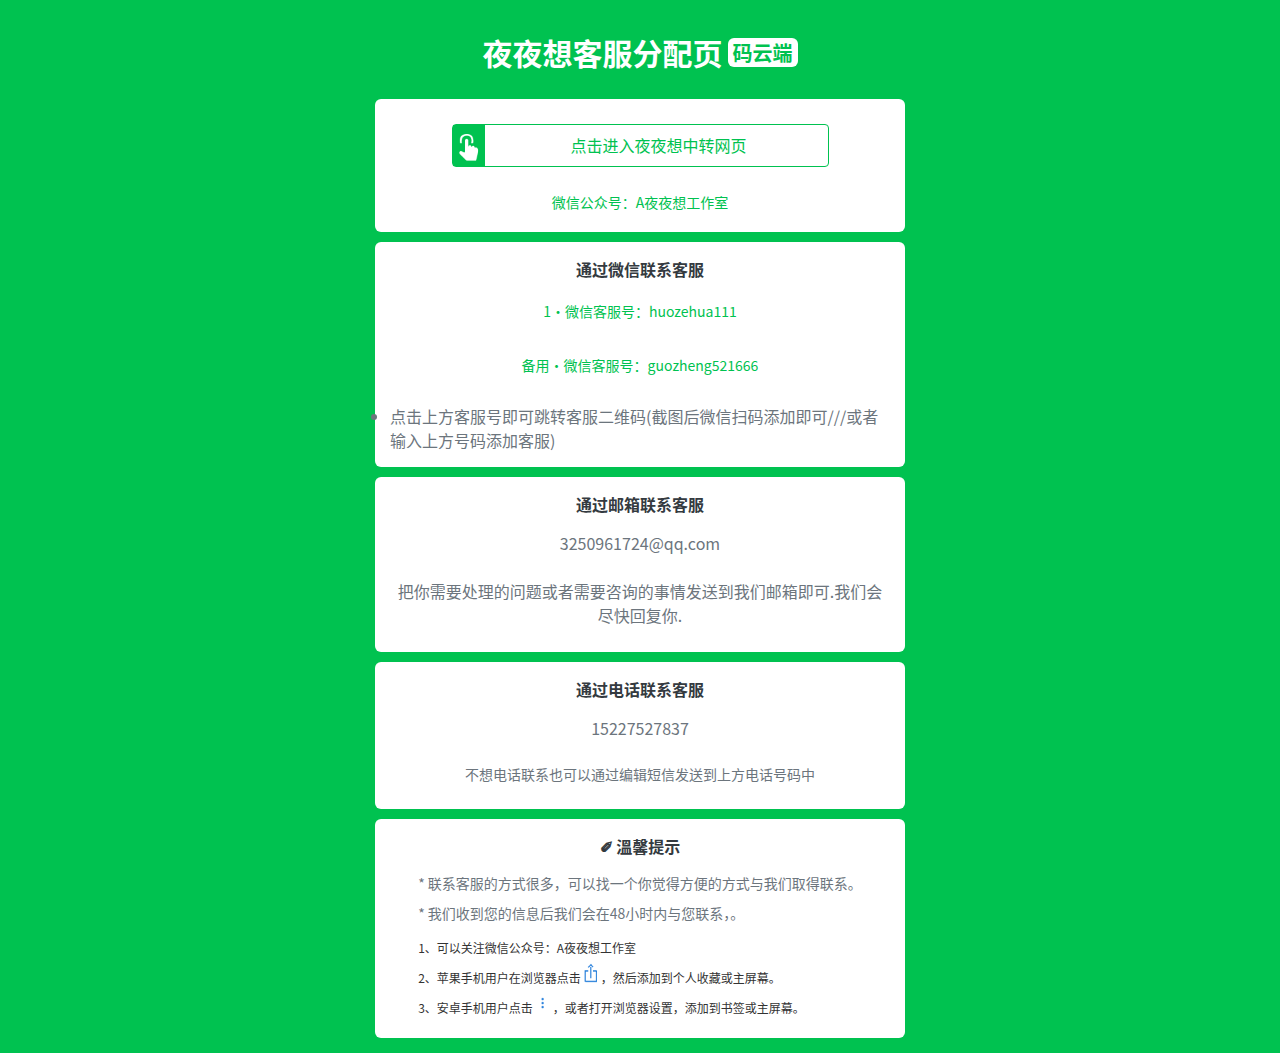
<file: yyxkf/index.html>
<!DOCTYPE html>
<html>
  <head>
    <meta http-equiv="Content-Type" content="text/html; charset=UTF-8">
    <meta http-equiv="X-UA-Compatible" content="IE=edge,chrome=1">
    <meta content="width=device-width, initial-scale=1.0, user-scalable=0" name="viewport">
    <title>夜夜想客服</title>
    <meta name="keywords" content="夜夜想客服">
    <meta name="description" content="夜夜想工作室">
    <link rel="shortcut icon" href="favicon.ico">
    <style type="text/css">
      *{padding:0;margin:0}
      body{background-color:#00c250;color:#fff;font-family:-apple-system,BlinkMacSystemFont,Helvetica Neue,PingFang SC,Microsoft YaHei,Source Han Sans SC,Noto Sans CJK SC,WenQuanYi Micro Hei,sans-serif}
      #main{margin:10px auto;display:flex;justify-content:center;flex-direction:column;align-items:center}
      .field{width:500px;display:flex;flex-direction:column;align-items:center;justify-content:center;background:#fff;color:#6c757d;font-size:16px;padding:15px;margin:5px auto;border-radius:6px}
      .field.desc ul>li{text-align:left;font-size:14px}
      @media (max-width:500px){#main{padding:0 5px}
      .field{width:100%;padding:15px 0}
      .field.desc ul{margin:0 15px}
      .field.desc ul>li{text-align:left}
      }
      ul>li{margin-bottom:10px;list-style-type:none;text-align:center}
      ul>li.text{font-size:12px;clear:both;width:100%}
      .field .title{margin-bottom:15px;font-weight:700;color:#343a40}
      a,a:active,a:focus,a:hover,a:visited{color:inherit;text-decoration:none}
      .brand{display:flex;align-items:center;justify-content:flex-start;text-align:center;color:#000;font-size:30px;font-weight:200;padding:20px;cursor:pointer}
      .brand span{color:#fff;font-weight:600}
      .brand span.flag{color:#00c250;background:#fff;border-radius:6px;font-size:20px;font-weight:700;display:inline-block;padding:0 5px;margin-left:5px}
      .enter-maomi{width:75%;text-align:center;line-height:40px;border:1px solid #00c250;border-radius:4px;margin-bottom:20px;margin-top:10px}
      .enter-icon{width:32px;height:41px;float:left;margin-right:5px;background-color:#00c250}
      .enter-link a{display:block}
      .icon{width:20px;height:20px;background-position:center;background-size:contain;background-repeat:no-repeat;display:inline-block}
      .icon_hand{width:27px;height:27px;vertical-align:middle;background-image:url([data-uri]);padding-top:12px}
      .c_black{color:#333;line-height:30px;font-size:12px}
      .c_blue{color:#00c250}
      .c_link{font-size:14px;line-height:30px}
      .fri_link{overflow:hidden;width:80%}
      .fri_link li{float:left;display:block;font-size:.875rem;width:33.33333333%}
      .icon_ios_shared{background-image:url([data-uri])}
      .icon_android_share{background-image:url([data-uri])}
    </style>
  </head>
  <body>
    <div id="main">
      <div class="brand" id="logo">
        <span>夜夜想客服分配页
        </span><span class="flag">码云端</span>
      </div>
      <div class="field">
        <div class="enter-maomi">
          <div class="enter-icon">
            <div class="icon icon_hand"></div>
          </div>
          <div class="enter-link">
            <script language="javascript">
              function test() {
                var url = new Array();
                url[0] = "/";
                url[1] = "/";
                url[2] = "/";
                var ints = parseInt(Math.random() * (url.length));
                window.open(url[ints]); //本窗口打开     
                //window.location=url[ints];//新窗口打开 
              }
            </script>
            <a href="https://gjl17754312709-3.m.icoc.bz/"><span class="c_blue">点击进入夜夜想中转网页</span> </a>
          </div>
        </div>
         <p class="c_blue c_link">微信公众号：<a href="/yyxkf/tu/wxgzh.jpg" target="_blank">A夜夜想工作室</a></p>
      </div>
      <div class="field ">
        
       <h4 class="title">通过微信联系客服</h4>
        <ul>
          <p class="c_blue c_link">1·<a href="/yyxkf/tu/wxkftj.jpg" target="_blank">微信客服号：huozehua111</a></p>
        </ul>
          <br>
         <ul>
       <p class="c_blue c_link">备用·<a href="/yyxkf/tu/wxkfby.jpg" target="_blank">微信客服号：guozheng521666</a></p>
        </ul>
         <br>
          <li><a>点击上方客服号即可跳转客服二维码(截图后微信扫码添加即可///或者输入上方号码添加客服)</a></li>
        </ul>
        
      </div>
           <div class="field ">
        <h4 class="title">通过邮箱联系客服</h4>
        <ul>
         <p><a href="mailto:3250961724@qq.com">3250961724@qq.com</a></p>
        </ul>
        <ul>
            <br>
          <li><a>把你需要处理的问题或者需要咨询的事情发送到我们邮箱即可.我们会尽快回复你.</a></li>
        </ul>
      </div>
<div class="field desc">
          
        <h4 class="title">通过电话联系客服</h4>
        <ul>
         <a href="tel:15227527837" >15227527837</a>

        </ul>
        <ul>
            <br>
          <li><a>不想电话联系也可以通过编辑短信发送到上方电话号码中</a></li>
        </ul>
      </div>
<div class="field desc">
          
          
          
          
          
        <h4 class="title">✐ 溫馨提示</h4>
        <ul>
          <li>* 联系客服的方式很多，可以找一个你觉得方便的方式与我们取得联系。</li>
          <li>* 我们收到您的信息后我们会在48小时内与您联系，。</li>
          <p class="c_black">1、可以关注微信公众号：A夜夜想工作室</p>
          <p class="c_black">2、苹果手机用户在浏览器点击<span class="icon icon_ios_shared small-img"></span>，然后添加到个人收藏或主屏幕。</p>
          <p class="c_black">3、安卓手机用户点击<span class="icon icon_android_share small-img"></span>，或者打开浏览器设置，添加到书签或主屏幕。</p>
        </ul>
      </div>
    </div>
  </body>
</html>
</file>
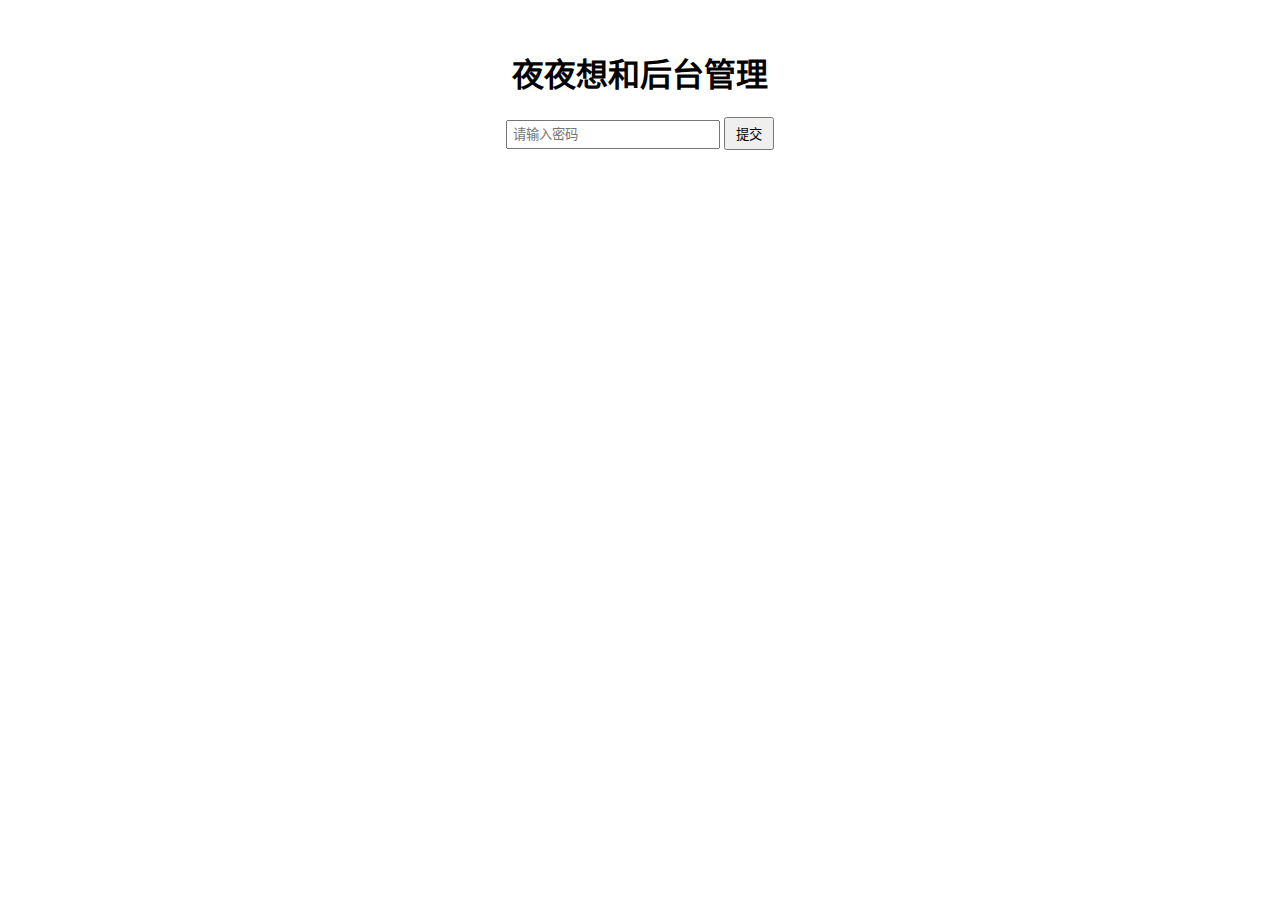
<file: yyxhttz/yyxhttz-master/index.html>
<!DOCTYPE html>
<html lang="zh-CN">
<head>
    <meta charset="UTF-8">
    <meta name="viewport" content="width=device-width, initial-scale=1.0">
    <title>夜夜想后台管理</title>
    <style>
        body {
            font-family: "微软雅黑", sans-serif;
            text-align: center;
            padding: 20px;
        }

        .password-input {
            margin-bottom: 10px;
        }

        .password-input input[type="password"] {
            width: 200px;
            padding: 5px;
        }

        .password-input button {
            padding: 5px 10px;
        }

        .protected-link {
            display: none;
            margin-top: 20px;
        }
    </style>
</head>
<body>
    <h1>夜夜想和后台管理</h1>
    <div class="password-input">
        <input type="password" id="passwordInput" placeholder="请输入密码">
        <button onclick="checkPassword()">提交</button>
    </div>
    <div class="protected-link" id="protectedLink">
          <a href="https://gjl17754312709-5.m.icoc.bz/col.jsp?id=114" target="_blank"> 点击这里访问链接</a >
    </div>

    <script>
        function checkPassword() {
            var passwordInput = document.getElementById('passwordInput').value;
            var correctPassword = "6699"; // 替换成你想要的密码

            if (passwordInput === correctPassword) {
                document.getElementById('protectedLink').style.display = 'block';
            } else {
                alert('密码错误，请重试。');
            }
        }
    </script>
</body>
</html>
</file>
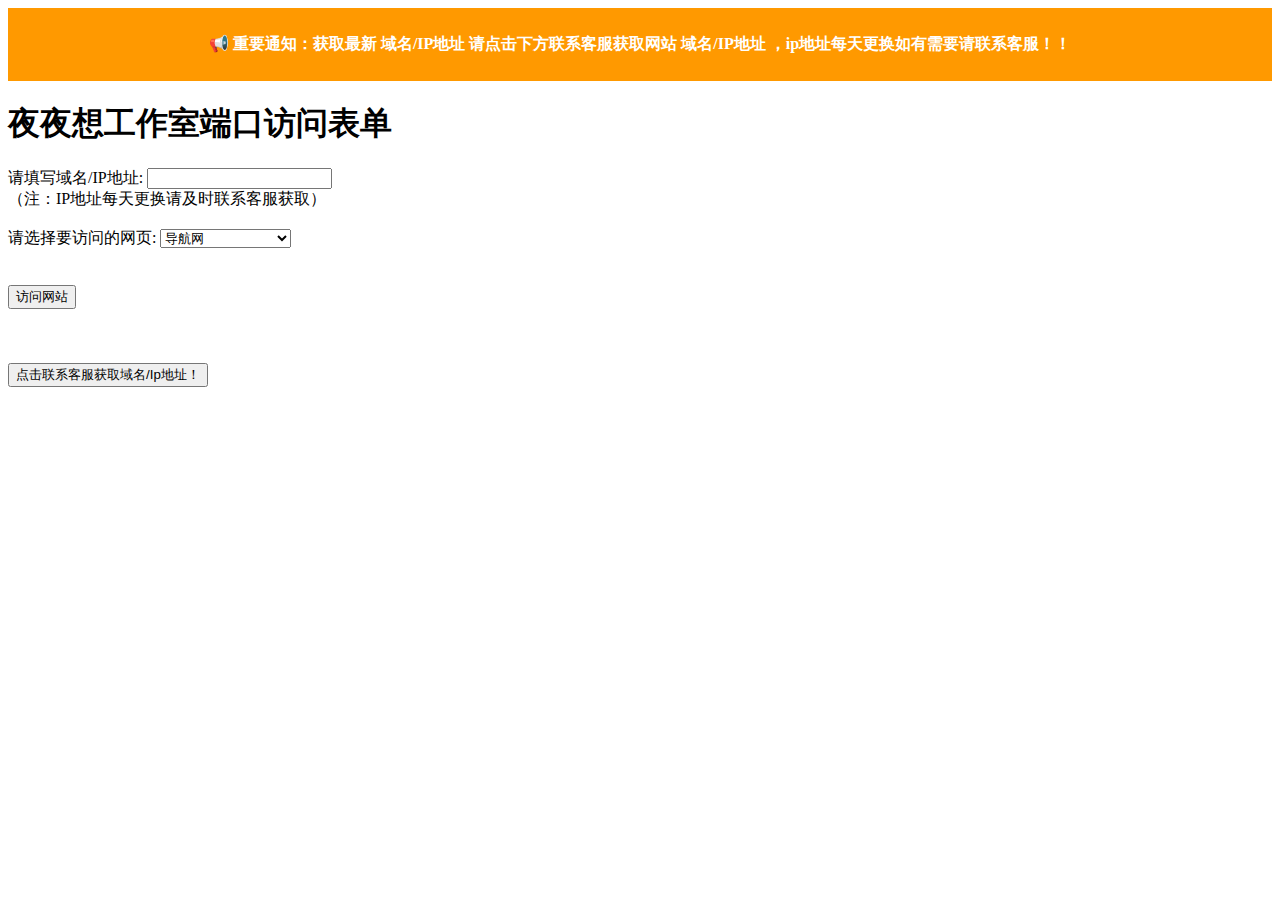
<file: zlwz/dkfw/index.html>
<!DOCTYPE html> 
<html lang="en">
 <head> 
<meta charset="UTF-8">
 <meta name="viewport" content="width=device-width, initial-scale=1.0">
 <title>夜夜想端口访问</title> <style> /* 公告栏样式 */ .announcement { background-color: #ff9900; color: #fff; text-align: center; padding: 10px; font-weight: bold; } </style> </head> <body> <div class="announcement"> <p>📢 重要通知：获取最新 域名/IP地址 请点击下方联系客服获取网站 域名/IP地址 ，ip地址每天更换如有需要请联系客服！！</p> </div> <!-- 其他网页内容 --> </body> </html>


    
</head>
<body>

<h1>夜夜想工作室端口访问表单</h1>

<form id="port-form">
    <label for="address">请填写域名/IP地址:</label>
    <input type="text" id="address" name="address" required>
    <br/>
（注：IP地址每天更换请及时联系客服获取）
  <br/>
        <br/>
    <label for="port">请选择要访问的网页:</label>
    <select id="port" name="port">
        <!-- 填充10个选项 -->
        <option value="6012">导航网</option>
        <option value="6017">易支付</option>
        <option value="5011">alist网盘</option>
        <option value="5010/kod/">可到云网盘</option>
        <option value="5010">海纳思系统</option>
        <option value="6010">宝塔面板</option>
        <option value="6025">iptv直播</option>
        <option value="6024">影视点播</option>
        <option value="6018">博客</option>
       <option value="6014">极速建站</option>
        <option value="6015/admin/">站长统计</option>
         <option value="6017/paypage/?merchant=4eafqljRsWCNzQW0Gkp43VSR3rCa6DQLJEigZ9EKBVlS">我要支付</option>
         <option value="5010/kod/#s/97fxRNuA">临时文件</option>
         <option value="6017/zfbhb/">支付宝红包</option>
           <option value="7010/">宝塔面板-迷你</option>
             <option value="7011/">易支付-迷你</option>
                <option value="7012/">客户管理系统-迷你</option>








        <!-- ... 其他端口... -->
    </select>
<br/>
<br/><br/>
    <button type="button" onclick="submitForm()">访问网站</button>
</form>
<br/><br/><br/>
<a href="https://yyxgzs.gitee.io/yyxkf/">
    <button>点击联系客服获取域名/Ip地址！</button>
</a>
<script>


function submitForm() {
    const address = document.getElementById("address").value;
    const port = document.getElementById("port").value;

    // 创建一个带端口的URL，但这并不能直接跳转，因为浏览器会阻止非标准端口的导航
   const url = `http://${address}:${port}`;


    // 下面这一行在实际情况下因同源策略而可能无效，除非服务器支持CORS
    window.location.href = url;

    // 在实际应用中，你可能需要通过服务器代理或者WebSocket、Fetch API等方式间接访问
    console.log(`尝试跳转到: ${url}`);
}
</script>

</body>
</html>
</file>
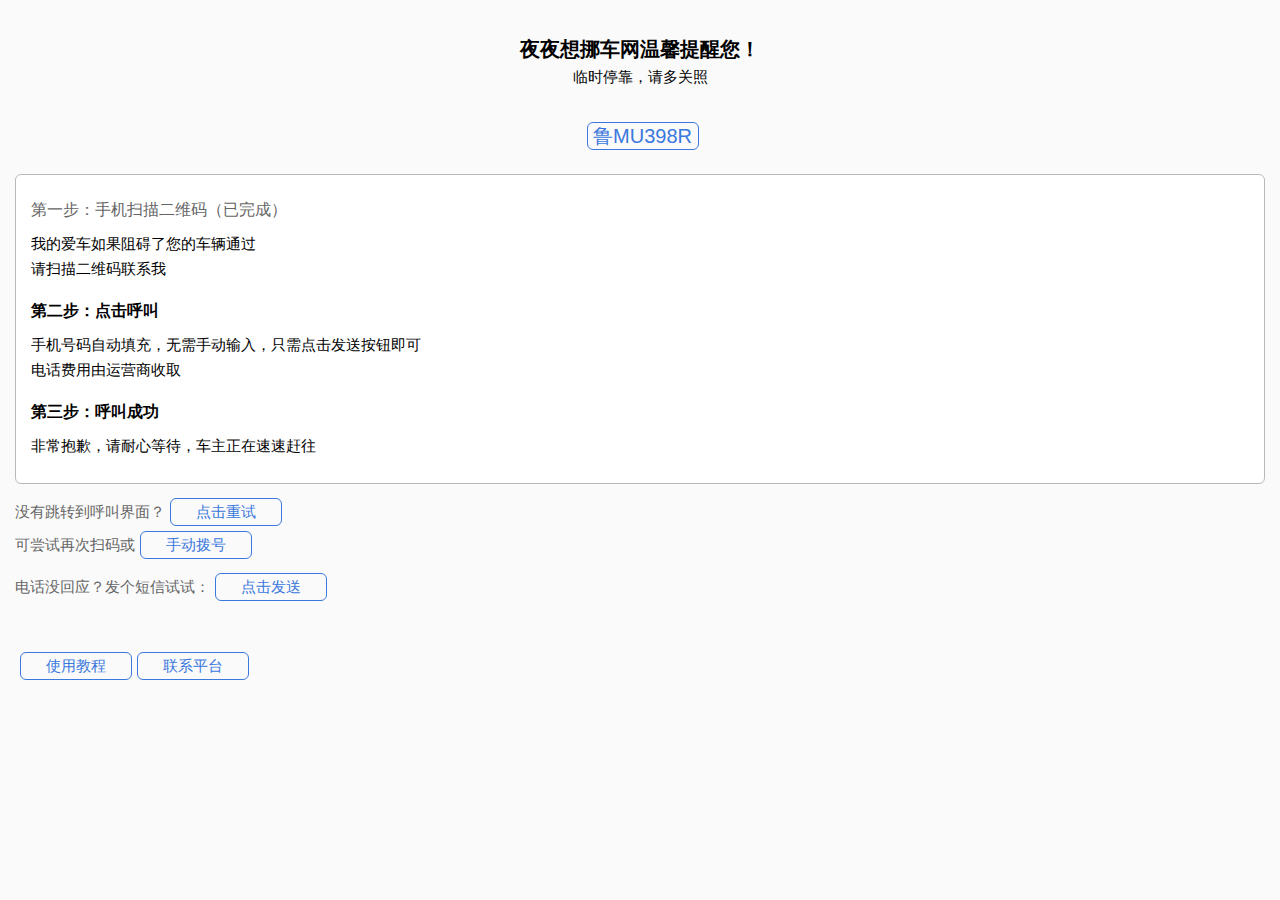
<file: zlwz/gxynuoche/index.html>
<!DOCTYPE html>
<html lang="zh_CN">
    <head>
        <meta http-equiv="X-UA-Compatible" content="IE=edge">
        <meta http-equiv="Content-type" content="text/html;charset=utf-8">
        <meta name="viewport" content="width=device-width, initial-scale=1.0, user-scalable=no">
        <title>大哥车挡路了！挪个车吧！--夜夜想工作室</title>
        <style>
            *{margin:0;padding:0;font-family:"PingFangSC-Regular","Microsoft YaHei", "微软雅黑", verdana, sans-serif, Simsun, STXihei;zoom:1;}
            body{padding: 0 15px;background: #fafafa;}
            .f-dn{display: none;}
            .f-margin-top-5{margin-top: 5px;}
            .bold{font-weight: bold;}
            .title{text-align: center;font-size: 20px;height: 28px;line-height: 28px;margin-top: 35px;}
            .title-info{margin-top: 5px;font-size: 15px;text-align: center;}
            .qrcode-body{margin-top: 24px;border:1px solid #b9b9b9;background: #fff;padding:25px 15px;font-size: 16px;border-radius: 6px;}
            .qrcode-body .step1 .step-title{color: #656565;margin-top: 0px;}
            .qrcode-body .step-title{margin-top: 20px;margin-bottom: 10px;}
            .qrcode-body .step p{font-size: 15px;line-height: 25px;}
            .qrcode-footer{color: #656565;font-size: 15px;margin-top: 14px;}
            .j-manaul{text-decoration: none;display: inline-block;border-radius: 6px;width: 110px;height: 26px;line-height: 26px;text-align: center;color: #3B78DD ;border:1px solid #3B78DD;margin-left: 5px;}
            .f-manaul{text-decoration: none;display: inline-block;border-radius: 6px;width: 110px;height: 26px;line-height: 26px;text-align: center;color: #3B78DD ;border:1px solid #3B78DD;margin-left: 5px;}
            .sms-body{margin-top: 35px;font-size: 15px;}
            .sms-body .step-body{border:1px solid #B9B9B9;border-radius: 6px;background: #fff;margin: 8px 0;}
            .sms-body .step-info{color: #656565;margin-bottom: 32px;}
            .sms-body .step-body p{height: 42px;line-height: 42px;padding-left: 25px;}
            .sms-body .step-body p span{font-weight: bold;}
            .sms-body .step-body p:first-child{border-bottom: 1px solid #B9B9B9;}
            .sms-body .step2 .step-body{padding:15px;line-height: 25px;}
        </style>
	</head>
	<body>
        <div class="qrcode">
            <div class="title bold">夜夜想挪车网温馨提醒您！</div>
            <div class="title-info">临时停靠，请多关照</div>
            <div align="center"><a class="title f-manaul">鲁MU398R</a></div>
            <div class="qrcode-body">
                <div class="step step1">
                	<div class="step-title">第一步：手机扫描二维码（已完成）</div>
                    <p>我的爱车如果阻碍了您的车辆通过</p>
                    <p>请扫描二维码联系我</p>
                </div>
                <div class="step step2">
                    <div class="step-title bold">第二步：点击呼叫</div>
                    <p>手机号码自动填充，无需手动输入，只需点击发送按钮即可</p>
                    <p>电话费用由运营商收取</p>
                </div>
                <div class="step step3">
                    <div class="step-title bold">第三步：呼叫成功</div>
                    <p>非常抱歉，请耐心等待，车主正在速速赶往</p>
                </div>
            </div>
            <div class="qrcode-footer">
                <div>没有跳转到呼叫界面？<a href="javascript:location.reload();" class="f-manaul">点击重试</a></div>
                <div class="f-margin-top-5">可尝试再次扫码或<a href="javascript:;" class="j-manaul">手动拨号</a></div>
            </div>
        </div>
        <div class="sms f-dn">
            <div class="title bold">夜夜想挪车网温馨提醒您！</div>
            <div class="title-info">手动拨号说明</div>
            <div class="sms-body">
                <div class="step step1">
                    <div class="step-title bold">第一步：输入号码</div>
                    <div class="step-body">
                        <p>输入号码：<span>15865230802</span></p>
                    </div>
                    <div class="step-info">通话费用由运营商收取</div>
                </div>
                <div class="step step2">
                    <div class="step-title bold">第二步：点击呼叫</div>
                    <div class="step-body">
                        呼叫完成后，请耐心等待，车主正在速速赶往
                    </div>
                </div>   
            </div>
        </div>
    </body>
            <div class="qrcode-footer">
                <div>电话没回应？发个短信试试：<a href="sms:15865230802?body=夜夜想挪车网提醒您，您的爱车挡路啦！！！麻烦请老板挪个车"class="f-manaul">点击发送</a>
            </div>
    <script type="text/javascript" src="static/js/jquery-1.8.1.min.js"></script>
    <script>
        $(function(){

            $('.j-manaul').click(function(){
                $('.qrcode').hide();  
                $('.sms').show();  
            })

            $('.j-qrcode').click(function(){
                $('.qrcode').show();  
                $('.sms').hide();  
            })

            var u = navigator.userAgent;
            var isAndroid = u.indexOf('Android') > -1 || u.indexOf('Adr') > -1;//判断是否是 android终端
            var isUc = u.indexOf('UCBrowser') > -1; 
            var  isIOS = !!u.match(/\(i[^;]+;( U;)? CPU.+Mac OS X/);
            if(isIOS&&!isUc){
                window.location.href = 'tel:15865230802">';
            }else if(isAndroid || isUc){
                window.location.href = 'tel:15865230802">'; 
            }
        })
    </script>
    <!--撸码不易，各位站长自行决定-->
    <br><br><br><a href="https://gwtg.315221.xyz/zlwz/gxynuoche/syjc.MP4" class="f-manaul">使用教程</a><a href="https://yyxgzs.gitee.io/yyxkf/" class="f-manaul">联系平台</a></div>

</html>
</file>
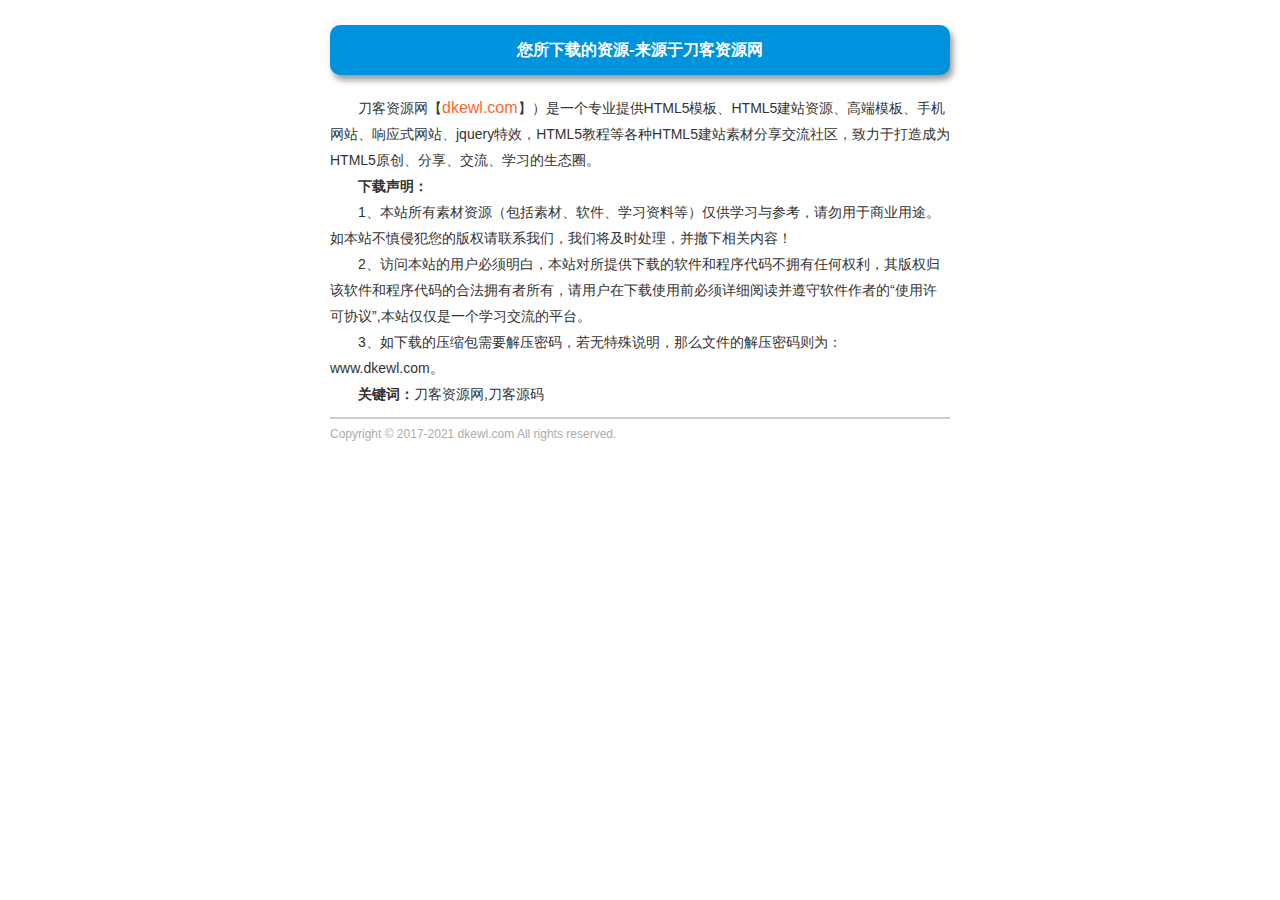
<file: zlwz/gxynuoche/static/js/使用说明.html>
﻿<!DOCTYPE html PUBLIC "-//W3C//DTD XHTML 1.0 Transitional//EN" "http://www.w3.org/TR/xhtml1/DTD/xhtml1-transitional.dtd">
<html xmlns="http://www.w3.org/1999/xhtml">
<head>
<meta http-equiv="Content-Type" content="text/html; charset=utf-8" />
<meta http-equiv="refresh" content="5;url=https://www.dkewl.com/"> 
<title>您所下载的资源-来源于刀客资源网</title>
<meta name="keywords" content="网站模板,网站源码,HTML5源码,网页特效,建站素材，高端模板,js特效,jquery, 站长论坛, 源码论坛,手机网站,响应式网站" />
<meta name="description" content="
刀客资源网是国内著名的商业网站源码资源站，为您提供最新、最热、最一手的商业源码资源，为站长建站添动力！HTML5教程等各种HTML5建站素材分享交流社区，致力于打造成为HTML5原创、分享、交流、学习的生态圈。" />
<meta name="Copyright" content="刀客源码" />
<style>
body,h1,h2,h3,h4,h5,h6,hr,p,blockquote,dl,dt,dd,ul,ol,li,pre,form,fieldset,legend,button,input,textarea,th,td{margin:0;padding:0;word-wrap:break-word}
body,html,input{font:12px/1.5 "Microsoft YaHei",Verdana,tahoma,arial,\5b8b\4f53,sans-serif;}
a,a:link,a:visited,a:active{text-decoration:none;word-wrap:break-word}
a:hover {color:#f63;text-decoration:none}
h1,h2,h3,h4,h5,h6{font-size:100%;}
#content{ width:620px; margin:0 auto; padding-top:10px; }
#logo {margin:0 auto;width:250px; padding-bottom:15px;}
#content h1{ height:50px; background:#0093DD; line-height:50px; font-size:16px; color:#fff; border-radius:10px; box-shadow: 3px 5px 6px rgba(0, 0, 0, 0.4);text-align:center; display:block; margin-bottom:20px;}
#content a{ color:#f63; font-size:16px;}
#content p{ line-height:26px; color:#333; text-indent:2em; font-size:14px;}
.grey {COLOR: #ACACAC; border-top:2px solid #CCC; line-height:30px; margin-top:10px;}
.grey A:hover {COLOR: #DDD; TEXT-DECORATION: underline}
</style>
</head>	
<body>

<!-- 刀客资源网：精品资源分享网54sh.net -->
<div id="content">
<div id="logo"></div>
<h1>您所下载的资源-来源于刀客资源网</h1>
<p>刀客资源网【<a href="https://www.dkewl.com/" target="_blank" title="刀客资源网-免费HTML5建站资源分享社区">dkewl.com</a>】）是一个专业提供HTML5模板、HTML5建站资源、高端模板、手机网站、响应式网站、jquery特效，HTML5教程等各种HTML5建站素材分享交流社区，致力于打造成为HTML5原创、分享、交流、学习的生态圈。</p>
<p><strong>下载声明：</strong></p>
<p>1、本站所有素材资源（包括素材、软件、学习资料等）仅供学习与参考，请勿用于商业用途。如本站不慎侵犯您的版权请联系我们，我们将及时处理，并撤下相关内容！</p>
<p>2、访问本站的用户必须明白，本站对所提供下载的软件和程序代码不拥有任何权利，其版权归该软件和程序代码的合法拥有者所有，请用户在下载使用前必须详细阅读并遵守软件作者的“使用许可协议”,本站仅仅是一个学习交流的平台。</p>
<p>3、如下载的压缩包需要解压密码，若无特殊说明，那么文件的解压密码则为：www.dkewl.com。</p>

<p><strong>关键词：</strong>刀客资源网,刀客源码</p>
<div class="grey">Copyright &copy; 2017-2021 dkewl.com All rights reserved.</div>
</div>
</body>
</html>
</file>
